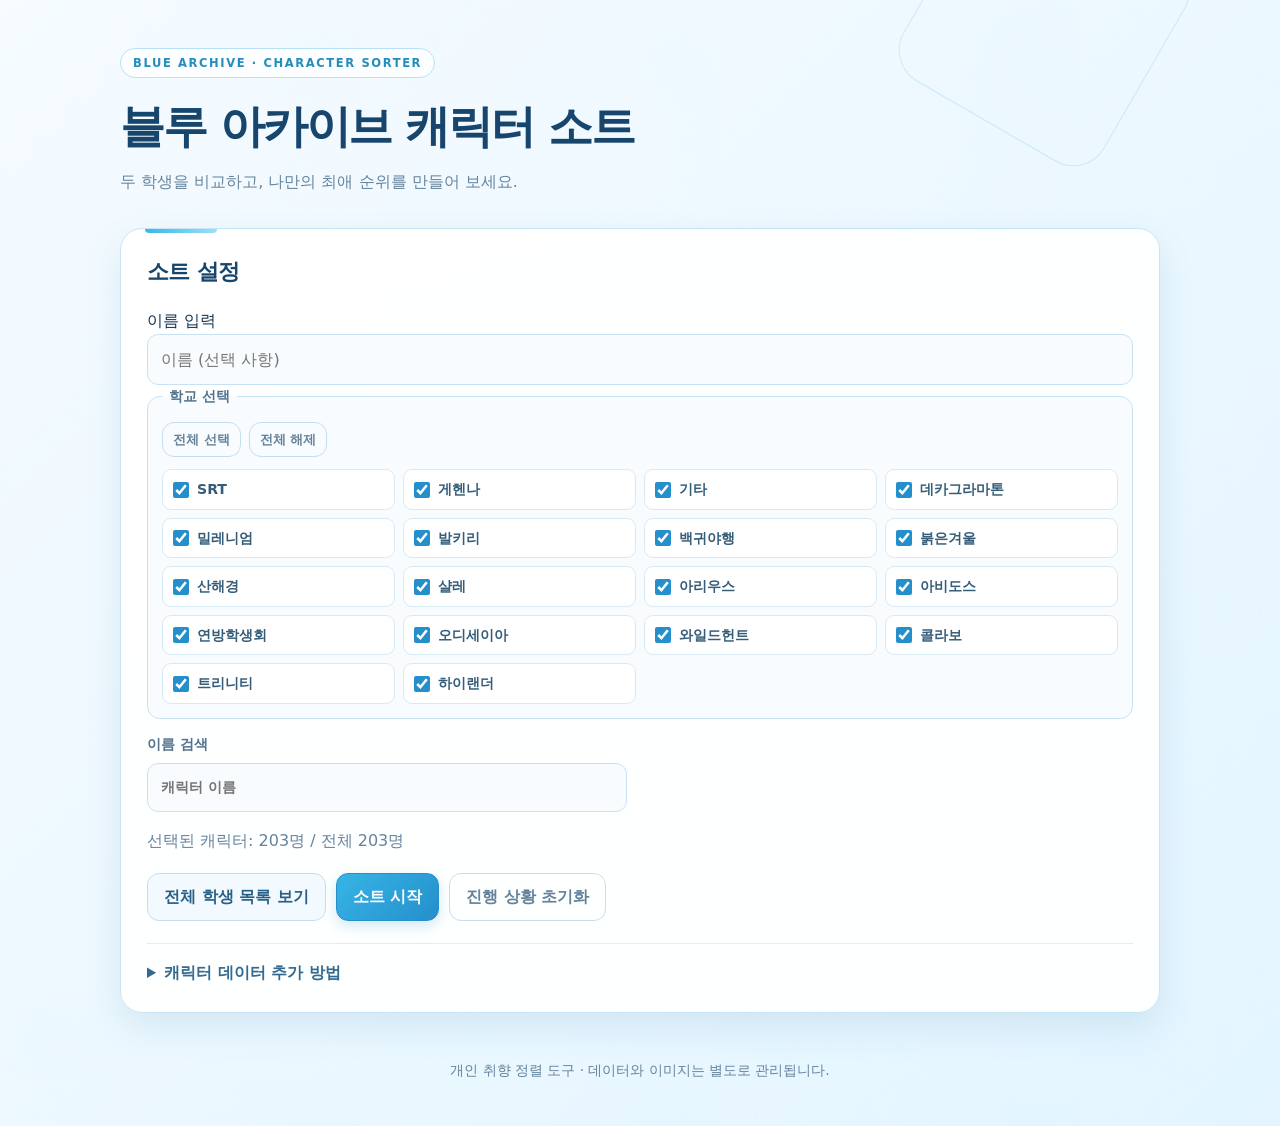
<file: index.html>
<!doctype html>
<html lang="ko">
<head>
  <meta charset="utf-8">
  <meta name="viewport" content="width=device-width, initial-scale=1">
  <meta name="theme-color" content="#edf8ff">
  <title>블루 아카이브 캐릭터 소트</title>
  <link rel="stylesheet" href="styles.css?v=table-align-8">
</head>
<body>
  <header class="site-header">
    <div class="wrap">
      <p class="eyebrow">BLUE ARCHIVE · CHARACTER SORTER</p>
      <h1>블루 아카이브 캐릭터 소트</h1>
      <p class="subtitle">두 학생을 비교하고, 나만의 최애 순위를 만들어 보세요.</p>
    </div>
  </header>
  <main class="wrap">
    <section id="setup" class="panel">
      <h2>소트 설정</h2>
      <label class="search-filter">이름 입력
        <input id="sortNameInput" type="text" maxlength="30" placeholder="이름 (선택 사항)">
      </label>
      <div class="filters">
        <fieldset class="school-filter">
          <legend>학교 선택</legend>
          <div class="school-filter-actions">
            <button type="button" id="selectAllSchools" class="quiet">전체 선택</button>
            <button type="button" id="clearSchools" class="quiet">전체 해제</button>
          </div>
          <div id="schoolCheckboxes" class="school-checkboxes"></div>
        </fieldset>
        <label class="search-filter">이름 검색
          <input id="searchInput" type="search" placeholder="캐릭터 이름">
        </label>
      </div>
      <p id="rosterStatus" class="muted"></p>
      <div class="actions">
        <button type="button" id="showRosterButton">전체 학생 목록 보기</button>
        <button id="startButton" class="primary" disabled>소트 시작</button>
        <button id="resumeButton" hidden>이어서 하기</button>
        <button id="resetButton" class="quiet">진행 상황 초기화</button>
      </div>
      <section id="rosterViewer" class="roster-viewer" hidden aria-label="전체 학생 목록">
        <div class="roster-viewer-header">
          <h3>전체 학생 목록</h3>
          <button type="button" id="hideRosterButton" class="quiet">닫기</button>
        </div>
        <p class="muted">학교별로 정리한 전체 학생 명단입니다. 이름은 한 줄에 하나씩 표시됩니다.</p>
        <pre id="rosterText" class="roster-text"></pre>
      </section>
      <details>
        <summary>캐릭터 데이터 추가 방법</summary>
        <p><code>characters.json</code> 파일에 캐릭터 정보를 추가한 뒤 GitHub 저장소에 반영하면 됩니다. 이미지 파일은 <code>images/</code> 폴더에 넣고, <code>image</code>에는 파일 경로를 적습니다.</p>
        <pre>{"id":"yuuka","name":"하야세 유우카","school":"밀레니엄","type":"student","image":"images/yuuka.webp"}</pre>
        <p>각 캐릭터의 <code>id</code>는 서로 달라야 합니다. 이미지가 없으면 이름이 대신 표시됩니다.</p>
      </details>
    </section>

    <section id="sortPanel" class="panel" hidden>
      <div class="progress-row"><span id="progressText">비교 준비</span><span id="progressCount"></span></div>
      <div class="progress"><div id="progressBar"></div></div>
      <p class="instruction">더 좋아하는 캐릭터를 선택하세요.</p>
      <p class="keyboard-help">키보드 방향키로도 선택할 수 있습니다: ← 왼쪽 캐릭터 · → 오른쪽 캐릭터 · ↓ 둘 다 좋아요(동률)</p>
      <div class="versus">
        <button class="character-choice" id="leftChoice"></button>
        <div class="vs">VS</div>
        <button class="character-choice" id="rightChoice"></button>
      </div>
      <div class="actions centered">
        <button id="tieButton">둘 다 좋아요 (동률)</button>
        <button id="undoButton" class="quiet">이전 선택 취소</button>
        <button id="stopButton" class="quiet">중단하고 저장</button>
      </div>
    </section>

    <section id="resultPanel" class="panel" hidden>
      <h2 id="resultTitle">소트 결과</h2>
      <p id="resultSummary" class="muted"></p>
      <div id="rankingLayout" class="ranking-layout">
        <div id="topRanking" class="top-ranking-grid"></div>
        <div id="rankingList" class="ranking-columns"></div>
      </div>
      <div class="actions">
        <button id="copyButton" class="primary">결과 링크 복사</button>
        <button id="textButton">순위 텍스트 복사</button>
        <button id="pngButton">결과 PNG 저장</button>
        <button id="restartButton" class="quiet">처음으로</button>
      </div>
      <p id="copyStatus" class="muted" aria-live="polite"></p>
    </section>
    <footer><p>개인 취향 정렬 도구 · 데이터와 이미지는 별도로 관리됩니다.</p></footer>
  </main>
  <script src="app.js?v=png-width-content-1"></script>
</body>
</html>
</file>
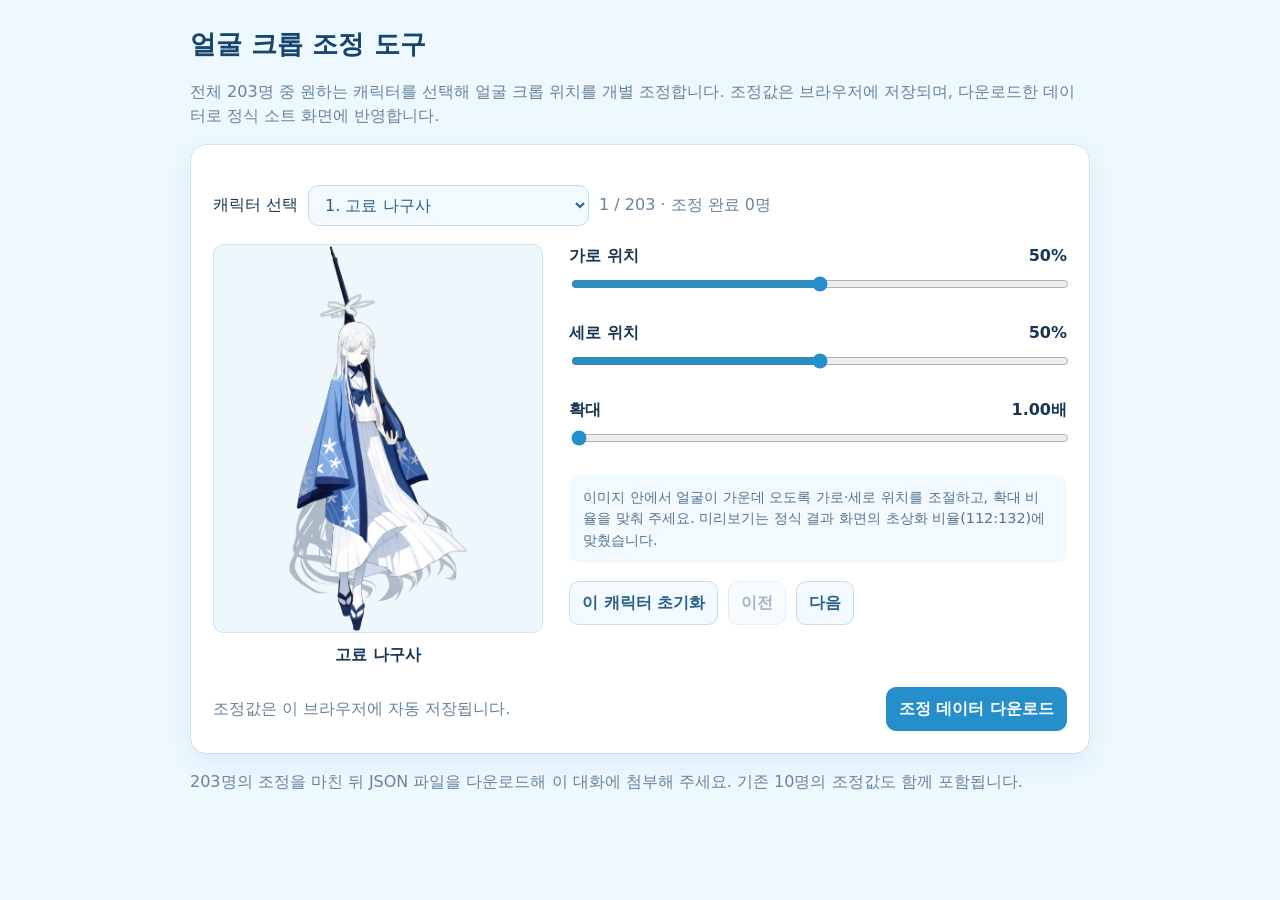
<file: crop-editor.html>
<!doctype html>
<html lang="ko">
<head>
  <meta charset="utf-8">
  <meta name="viewport" content="width=device-width, initial-scale=1">
  <meta name="theme-color" content="#edf8ff">
  <title>얼굴 크롭 조정 · 블루 아카이브 캐릭터 소트</title>
  <style>
    *{box-sizing:border-box}
    body{margin:0;padding:24px;background:#edf8ff;color:#173653;font-family:system-ui,-apple-system,"Noto Sans KR",sans-serif;line-height:1.5}
    main{max-width:900px;margin:0 auto}
    h1{margin:0 0 6px;color:#17456c;font-size:1.65rem}
    .muted{color:#66849d}
    .panel{padding:22px;background:#fff;border:1px solid #c9e4f4;border-radius:16px;box-shadow:0 8px 24px rgba(42,117,157,.09)}
    .toolbar{display:flex;gap:10px;align-items:center;flex-wrap:wrap;margin:18px 0}
    select,button{font:inherit;border:1px solid #c3deef;border-radius:10px;padding:9px 12px;background:#f3faff;color:#286087}
    button{font-weight:700;cursor:pointer}
    button:disabled{opacity:.45;cursor:not-allowed}
    .primary{background:#258fcb;color:#fff;border-color:#258fcb}
    .workspace{display:grid;grid-template-columns:minmax(250px,330px) minmax(260px,1fr);gap:26px;align-items:start}
    .preview-wrap{position:relative;width:100%;aspect-ratio:112/132;overflow:hidden;background:#edf7fc;border:1px solid #c9e4f4;border-radius:10px}
    #preview{position:absolute;display:block;max-width:none;max-height:none;object-fit:fill;transform-origin:top left;pointer-events:none}
    .preview-caption{text-align:center;font-weight:750;margin:10px 0 0}
    .control{margin:0 0 22px}
    .control-head{display:flex;justify-content:space-between;gap:10px;margin-bottom:6px;font-weight:700}
    input[type=range]{width:100%;accent-color:#258fcb}
    .help{padding:12px 14px;border-radius:10px;background:#f3faff;color:#54748e;font-size:.9rem}
    .footer{display:flex;justify-content:space-between;align-items:center;gap:12px;flex-wrap:wrap;margin-top:20px}
    @media(max-width:650px){body{padding:14px}.panel{padding:16px}.workspace{grid-template-columns:1fr}.preview-wrap{max-width:280px;margin:auto}}
  </style>
</head>
<body>
<main>
  <h1>얼굴 크롭 조정 도구</h1>
  <p class="muted">전체 203명 중 원하는 캐릭터를 선택해 얼굴 크롭 위치를 개별 조정합니다. 조정값은 브라우저에 저장되며, 다운로드한 데이터로 정식 소트 화면에 반영합니다.</p>
  <section class="panel">
    <div class="toolbar">
      <label for="characterSelect">캐릭터 선택</label>
      <select id="characterSelect" disabled><option>불러오는 중…</option></select>
      <span id="progress" class="muted"></span>
    </div>
    <div class="workspace">
      <div>
        <div class="preview-wrap"><img id="preview" alt=""></div>
        <p id="characterName" class="preview-caption"></p>
      </div>
      <div>
        <div class="control">
          <div class="control-head"><label for="xRange">가로 위치</label><output id="xValue">50%</output></div>
          <input id="xRange" type="range" min="0" max="100" value="50">
        </div>
        <div class="control">
          <div class="control-head"><label for="yRange">세로 위치</label><output id="yValue">50%</output></div>
          <input id="yRange" type="range" min="0" max="100" value="50">
        </div>
        <div class="control">
          <div class="control-head"><label for="zoomRange">확대</label><output id="zoomValue">1.00배</output></div>
          <input id="zoomRange" type="range" min="100" max="500" value="100">
        </div>
        <p class="help">이미지 안에서 얼굴이 가운데 오도록 가로·세로 위치를 조절하고, 확대 비율을 맞춰 주세요. 미리보기는 정식 결과 화면의 초상화 비율(112:132)에 맞췄습니다.</p>
        <div class="toolbar">
          <button id="resetButton" type="button">이 캐릭터 초기화</button>
          <button id="prevButton" type="button">이전</button>
          <button id="nextButton" type="button">다음</button>
        </div>
      </div>
    </div>
    <div class="footer">
      <span id="saveStatus" class="muted">조정값은 이 브라우저에 자동 저장됩니다.</span>
      <button id="downloadButton" class="primary" type="button" disabled>조정 데이터 다운로드</button>
    </div>
  </section>
  <p class="muted">203명의 조정을 마친 뒤 JSON 파일을 다운로드해 이 대화에 첨부해 주세요. 기존 10명의 조정값도 함께 포함됩니다.</p>
</main>
<script>
(() => {
  const $ = id => document.getElementById(id);
  const STORAGE_KEY = "ba-sorter-crop-test-v3";
  let characters = [];
  let settings = {};
  let index = 0;

  function current() { return characters[index]; }
  function defaults() { return {x:50,y:50,zoom:1}; }
  function getSetting(c) { return settings[c.id] || defaults(); }
  function save() {
    try { localStorage.setItem(STORAGE_KEY, JSON.stringify(settings)); } catch {}
    $("saveStatus").textContent = "조정값이 이 브라우저에 자동 저장되었습니다.";
  }
  function render() {
    const c = current();
    if (!c) return;
    const s = getSetting(c);
    $("characterSelect").value = c.id;
    $("preview").src = c.image || "";
    $("preview").alt = c.name;
    $("characterName").textContent = c.name;
    $("xRange").value = s.x;
    $("yRange").value = s.y;
    $("zoomRange").value = Math.round(s.zoom * 100);
    $("xValue").textContent = s.x + "%";
    $("yValue").textContent = s.y + "%";
    $("zoomValue").textContent = s.zoom.toFixed(2) + "배";
    applyCrop(s);
    $("progress").textContent = (index + 1) + " / " + characters.length + " · 조정 완료 " + characters.filter(ch => !!settings[ch.id]).length + "명";
    $("prevButton").disabled = index === 0;
    $("nextButton").disabled = index === characters.length - 1;
  }
  function applyCrop(s = getSetting(current())) {
    const wrap = document.querySelector(".preview-wrap");
    const img = $("preview");
    if (!wrap || !img.naturalWidth || !img.naturalHeight) return;
    const frameW = wrap.clientWidth;
    const frameH = wrap.clientHeight;
    const fit = Math.min(frameW / img.naturalWidth, frameH / img.naturalHeight);
    const baseW = img.naturalWidth * fit;
    const baseH = img.naturalHeight * fit;
    const imageW = baseW * s.zoom;
    const imageH = baseH * s.zoom;
    const left = imageW <= frameW ? (frameW - imageW) / 2 : -(s.x / 100) * (imageW - frameW);
    const top = imageH <= frameH ? (frameH - imageH) / 2 : -(s.y / 100) * (imageH - frameH);
    img.style.width = imageW + "px";
    img.style.height = imageH + "px";
    img.style.left = left + "px";
    img.style.top = top + "px";
    img.style.transform = "none";
  }
  function update(key, value) {
    const c = current();
    const s = {...getSetting(c)};
    s[key] = key === "zoom" ? value / 100 : value;
    settings[c.id] = s;
    save();
    render();
  }
  async function init() {
    try {
      const response = await fetch("characters.json");
      if (!response.ok) throw new Error("characters.json을 불러오지 못했습니다.");
      const raw = await response.json();
      const all = (Array.isArray(raw) ? raw : raw.characters || []).filter(c => c && c.id && c.name && c.image);
      if (!all.length) throw new Error("이미지가 등록된 캐릭터가 없습니다.");
      characters = all;
      try { settings = JSON.parse(localStorage.getItem(STORAGE_KEY) || "{}") || {}; } catch { settings = {}; }
      $("characterSelect").replaceChildren(...characters.map((c,i) => {
        const option = document.createElement("option");
        option.value = c.id;
        option.textContent = (i+1) + ". " + c.name;
        return option;
      }));
      $("characterSelect").disabled = false;
      $("downloadButton").disabled = false;
      render();
    } catch (error) {
      $("characterSelect").replaceChildren(new Option(error.message));
      $("saveStatus").textContent = error.message;
    }
  }
  $("preview").addEventListener("load", () => applyCrop());
  window.addEventListener("resize", () => applyCrop());
  $("characterSelect").addEventListener("change", e => {
    index = characters.findIndex(c => c.id === e.target.value);
    render();
  });
  $("xRange").addEventListener("input", e => update("x", Number(e.target.value)));
  $("yRange").addEventListener("input", e => update("y", Number(e.target.value)));
  $("zoomRange").addEventListener("input", e => update("zoom", Number(e.target.value)));
  $("resetButton").addEventListener("click", () => {
    delete settings[current().id];
    save();
    render();
  });
  $("prevButton").addEventListener("click", () => { index = Math.max(0,index-1); render(); });
  $("nextButton").addEventListener("click", () => { index = Math.min(characters.length-1,index+1); render(); });
  $("downloadButton").addEventListener("click", () => {
    const output = {
      version: 1,
      note: "Individual portrait crop settings; values are normalized percentages and zoom multiplier.",
      crops: Object.fromEntries(characters.filter(c => settings[c.id]).map(c => [c.id, settings[c.id]]))
    };
    const blob = new Blob([JSON.stringify(output,null,2)], {type:"application/json"});
    const url = URL.createObjectURL(blob);
    const a = document.createElement("a");
    a.href = url;
    a.download = "crop-settings-all.json";
    a.click();
    URL.revokeObjectURL(url);
    $("saveStatus").textContent = "테스트 조정 데이터 파일을 다운로드했습니다.";
  });
  init();
})();
</script>
</body>
</html>
</file>
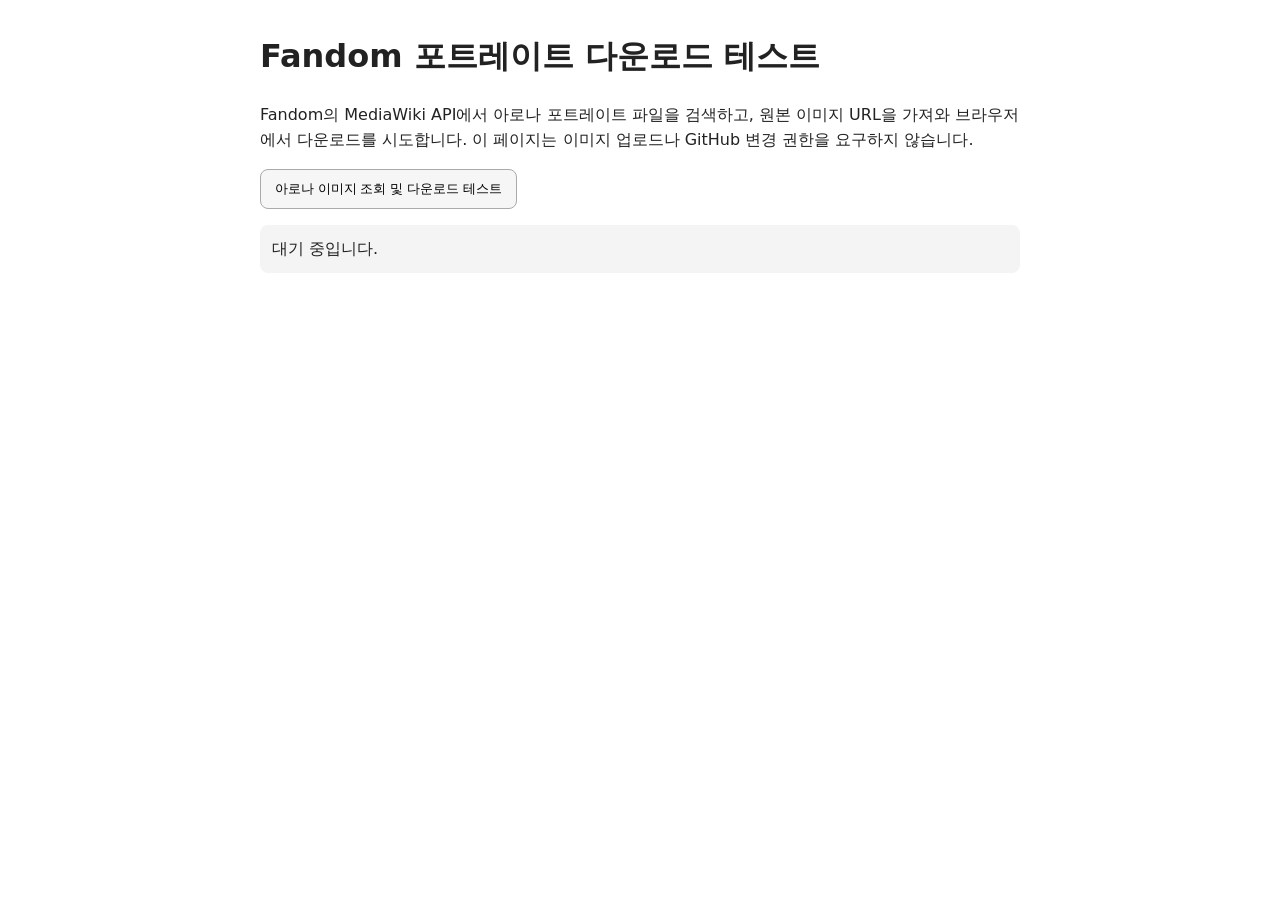
<file: tools/fandom-image-test.html>
<!doctype html>
<html lang="ko">
<head>
<meta charset="utf-8">
<meta name="viewport" content="width=device-width,initial-scale=1">
<title>Fandom 포트레이트 다운로드 테스트</title>
<style>
body{font-family:system-ui,sans-serif;max-width:760px;margin:32px auto;padding:0 16px;line-height:1.55;color:#222}
button{padding:10px 14px;border:1px solid #aaa;border-radius:8px;background:#f6f6f6;cursor:pointer}
#status{white-space:pre-wrap;background:#f4f4f4;padding:12px;border-radius:8px;margin:16px 0}
img{max-width:240px;max-height:480px;object-fit:contain;background:#ddd;border:1px solid #ccc}
a{overflow-wrap:anywhere}
</style>
</head>
<body>
<h1>Fandom 포트레이트 다운로드 테스트</h1>
<p>Fandom의 MediaWiki API에서 아로나 포트레이트 파일을 검색하고, 원본 이미지 URL을 가져와 브라우저에서 다운로드를 시도합니다. 이 페이지는 이미지 업로드나 GitHub 변경 권한을 요구하지 않습니다.</p>
<button id="run">아로나 이미지 조회 및 다운로드 테스트</button>
<div id="status">대기 중입니다.</div>
<div id="result"></div>
<script>
const api='https://bluearchive.fandom.com/api.php';
const status=document.getElementById('status');
const result=document.getElementById('result');
const say=s=>status.textContent=s;
document.getElementById('run').addEventListener('click',async()=>{
  result.replaceChildren();
  say('1/3 Fandom API에서 Arona Portrait 파일 검색 중...');
  try{
    const q=new URLSearchParams({action:'query',format:'json',origin:'*',list:'search',srnamespace:'6',srlimit:'20',srsearch:'Arona Portrait'});
    const search=await fetch(api+'?'+q);
    if(!search.ok) throw new Error('검색 API HTTP '+search.status);
    const sj=await search.json();
    const hits=sj?.query?.search||[];
    const match=hits.find(x=>/Arona.*Portrait|Portrait.*Arona/i.test(x.title))||hits[0];
    if(!match) throw new Error('검색 결과에서 포트레이트 파일을 찾지 못했습니다.');
    say('2/3 파일 정보 조회 중...\n검색 결과: '+match.title);
    const p=new URLSearchParams({action:'query',format:'json',origin:'*',prop:'imageinfo',iiprop:'url|size|mime',titles:match.title});
    const info=await fetch(api+'?'+p);
    if(!info.ok) throw new Error('이미지 정보 API HTTP '+info.status);
    const ij=await info.json();
    const page=Object.values(ij?.query?.pages||{})[0];
    const ii=page?.imageinfo?.[0];
    if(!ii?.url) throw new Error('API 응답에 원본 이미지 URL이 없습니다.');
    const link=document.createElement('a'); link.href=ii.url; link.target='_blank'; link.rel='noopener'; link.textContent='Fandom 원본 이미지 열기';
    const meta=document.createElement('p'); meta.textContent='파일: '+page.title+' | '+ii.width+'×'+ii.height+' | '+ii.mime;
    result.append(meta,link);
    const preview=document.createElement('p'); const img=document.createElement('img'); img.src=ii.url; img.alt=page.title; preview.append(img); result.append(preview);
    say('3/3 원본 URL 확보 성공. 브라우저에서 파일 다운로드 시도 중...');
    try{
      const file=await fetch(ii.url);
      if(!file.ok) throw new Error('이미지 HTTP '+file.status);
      const blob=await file.blob();
      const objectUrl=URL.createObjectURL(blob);
      const a=document.createElement('a'); a.href=objectUrl; a.download='Arona_Portrait.'+((ii.mime||'image/png').split('/')[1]||'png').replace('jpeg','jpg'); document.body.append(a); a.click(); a.remove();
      setTimeout(()=>URL.revokeObjectURL(objectUrl),60000);
      say('성공: API 조회와 브라우저 다운로드가 모두 완료됐습니다. 다운로드 폴더에서 파일을 확인해 주세요.\n'+page.title+' ('+ii.width+'×'+ii.height+')');
    }catch(downloadError){
      say('부분 성공: API 조회와 원본 URL 확보는 성공했지만, 브라우저 fetch 다운로드는 실패했습니다.\n원인: '+downloadError.message+'\n아래 “Fandom 원본 이미지 열기” 링크에서 이미지 저장을 시도해 주세요.');
    }
  }catch(e){say('실패: '+e.message+'\n브라우저의 개발자 도구 콘솔에 자세한 오류가 있을 수 있습니다.');}
});
</script>
</body>
</html>
</file>
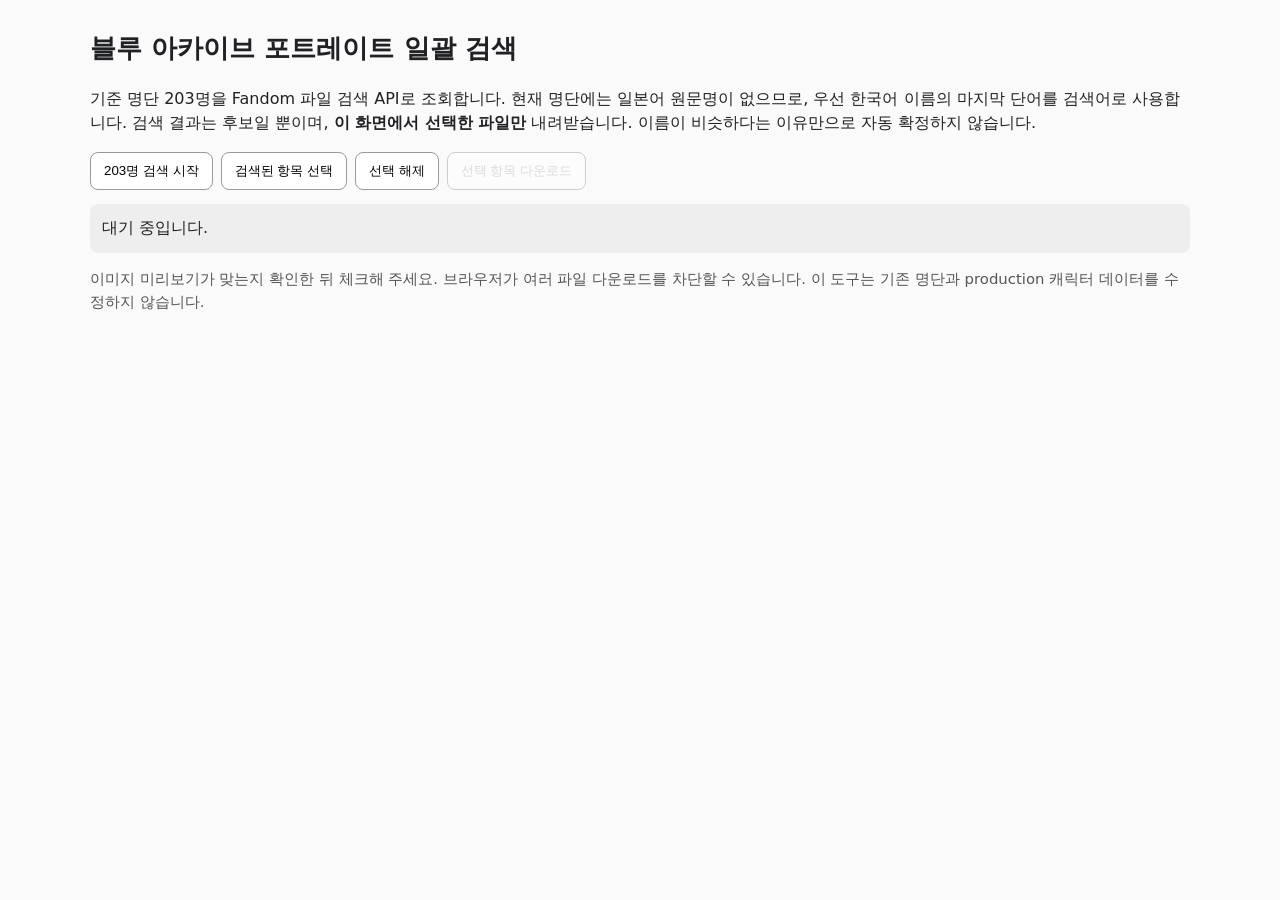
<file: tools/fandom-portrait-batch.html>
<!doctype html>
<html lang="ko">
<head>
<meta charset="utf-8">
<meta name="viewport" content="width=device-width,initial-scale=1">
<title>블루 아카이브 포트레이트 일괄 검색</title>
<style>
:root{font-family:system-ui,sans-serif;color:#202124;background:#fafafa}body{max-width:1100px;margin:28px auto;padding:0 16px;line-height:1.55}h1{font-size:1.65rem}button{padding:9px 13px;border:1px solid #999;border-radius:8px;background:#fff;cursor:pointer}button:disabled{opacity:.45;cursor:not-allowed}.bar{display:flex;gap:8px;flex-wrap:wrap;margin:14px 0}.status{white-space:pre-wrap;background:#eee;padding:12px;border-radius:8px}.note{color:#555;font-size:.93rem}.item{display:grid;grid-template-columns:28px 110px minmax(170px,1fr) minmax(200px,1.4fr);gap:12px;align-items:center;padding:10px;border-bottom:1px solid #ddd;background:white}.item img{max-width:100px;max-height:170px;object-fit:contain;background:#eee}.muted{color:#777}.candidate{overflow-wrap:anywhere;font-size:.9rem}.tag{font-size:.8rem;border-radius:5px;background:#eee;padding:2px 6px}.item input{width:18px;height:18px}@media(max-width:650px){.item{grid-template-columns:25px 72px 1fr}.item img{max-width:68px}.candidate{grid-column:2/4}}
</style>
</head>
<body>
<h1>블루 아카이브 포트레이트 일괄 검색</h1>
<p>기준 명단 203명을 Fandom 파일 검색 API로 조회합니다. 현재 명단에는 일본어 원문명이 없으므로, 우선 한국어 이름의 마지막 단어를 검색어로 사용합니다. 검색 결과는 후보일 뿐이며, <b>이 화면에서 선택한 파일만</b> 내려받습니다. 이름이 비슷하다는 이유만으로 자동 확정하지 않습니다.</p>
<div class="bar">
<button id="search">203명 검색 시작</button><button id="select">검색된 항목 선택</button><button id="clear">선택 해제</button><button id="download" disabled>선택 항목 다운로드</button>
</div>
<div id="status" class="status">대기 중입니다.</div>
<p class="note">이미지 미리보기가 맞는지 확인한 뒤 체크해 주세요. 브라우저가 여러 파일 다운로드를 차단할 수 있습니다. 이 도구는 기존 명단과 production 캐릭터 데이터를 수정하지 않습니다.</p>
<div id="results"></div>
<script>
const API='https://bluearchive.fandom.com/api.php';
const ROSTER='https://raw.githubusercontent.com/treslyy/blue-archive-sorter/main/data/character-affiliations-candidate.json';
const $=id=>document.getElementById(id), say=s=>$('status').textContent=s;
let rows=[];
const sleep=ms=>new Promise(r=>setTimeout(r,ms));
async function api(params){
 const u=new URL(API); for(const [k,v] of Object.entries({...params,origin:'*',format:'json'}))u.searchParams.set(k,v);
 const r=await fetch(u); if(!r.ok)throw new Error('HTTP '+r.status); return r.json();
}
function esc(s){return String(s).replace(/[&<>"']/g,c=>({'&':'&amp;','<':'&lt;','>':'&gt;','"':'&quot;',"'":'&#39;'}[c]));}
function render(){
 $('results').innerHTML=rows.map((x,i)=>`<div class="item">
 <input type="checkbox" data-i="${i}" ${x.selected?'checked':''} ${x.url?'':'disabled'} aria-label="선택">
 <div>${x.url?`<img src="${esc(x.thumb||x.url)}" alt="">`:'<span class="muted">미리보기 없음</span>'}</div>
 <div><b>${esc(x.name)}</b><br><span class="tag">${esc(x.affiliation)}</span><br><small class="muted">${esc(x.query)}</small></div>
 <div class="candidate">${x.url?`<a href="${esc(x.url)}" target="_blank" rel="noopener">${esc(x.title)}</a><br><span class="muted">${x.width||'?'} × ${x.height||'?'} · ${esc(x.mime||'')}</span>`:'<span class="muted">'+esc(x.error||'검색 결과 없음')+'</span>'}</div>
 </div>`).join('');
 $('download').disabled=!rows.some(x=>x.selected&&x.url);
}
$('results').addEventListener('change',e=>{if(e.target.matches('input[type=checkbox]')){rows[+e.target.dataset.i].selected=e.target.checked;$('download').disabled=!rows.some(x=>x.selected&&x.url);}});
$('search').onclick=async()=>{
 $('search').disabled=true;$('results').replaceChildren();rows=[];say('명단 불러오는 중…');
 try{
  const rr=await fetch(ROSTER);if(!rr.ok)throw new Error('기준 명단을 불러오지 못했습니다.');const data=await rr.json();
  rows=data.entries.map(e=>({name:e.name,affiliation:e.affiliation,query:e.name.trim().split(/\s+/).at(-1)+' Portrait',url:null,selected:false}));
  render();let done=0,active=0,index=0;const total=rows.length;
  async function worker(){while(index<total){const i=index++;const x=rows[i];try{
    const s=await api({action:'query',list:'search',srnamespace:6,srsearch:x.query,srlimit:8});
    const hits=(s.query?.search||[]).filter(h=>/portrait/i.test(h.title));
    if(!hits.length){x.error='Portrait 파일 검색 결과 없음';}
    else{
      const chosen=hits[0];const info=await api({action:'query',prop:'imageinfo',iiprop:'url|size|mime',iiurlwidth:180,titles:chosen.title});
      const page=Object.values(info.query?.pages||{})[0],ii=page?.imageinfo?.[0];
      if(ii){x.title=chosen.title;x.url=ii.url;x.thumb=ii.thumburl||ii.url;x.width=ii.width;x.height=ii.height;x.mime=ii.mime;}
      else x.error='이미지 원본 정보를 가져오지 못함';
    }
   }catch(err){x.error='조회 실패: '+err.message;}
   done++;say('검색 진행: '+done+'/'+total+'명\n현재 결과 '+rows.filter(y=>y.url).length+'개 · 확인이 필요한 항목은 직접 미리보기와 파일명을 대조해 주세요.');render();
  }}
  await Promise.all(Array.from({length:4},worker));
  say('검색 완료: '+done+'/'+total+'명\n파일 후보 '+rows.filter(x=>x.url).length+'개 / 결과 없음·오류 '+rows.filter(x=>!x.url).length+'개. 후보는 자동 검증된 정답이 아닙니다.');
 }catch(e){say('오류: '+e.message);}
 finally{$('search').disabled=false;}
};
$('select').onclick=()=>{rows.forEach(x=>{if(x.url)x.selected=true;});render();};
$('clear').onclick=()=>{rows.forEach(x=>x.selected=false);render();};
$('download').onclick=async()=>{
 const selected=rows.filter(x=>x.selected&&x.url);if(!selected.length)return;
 $('download').disabled=true;let n=0;
 for(const x of selected){try{
   const r=await fetch(x.url);if(!r.ok)throw new Error('다운로드 실패');
   const blob=await r.blob(),a=document.createElement('a'),obj=URL.createObjectURL(blob);
   a.href=obj;a.download=x.title.replace(/^File:/,'').replace(/[^a-z0-9._-]/gi,'_');document.body.append(a);a.click();a.remove();URL.revokeObjectURL(obj);n++;
  }catch(e){window.open(x.url,'_blank','noopener');}
  say('다운로드 요청: '+n+'/'+selected.length+'개');await sleep(450);
 }
 say('다운로드 요청 완료: '+n+'/'+selected.length+'개. 브라우저 다운로드 목록에서 실제 저장 여부를 확인해 주세요.');
 $('download').disabled=false;
};
</script>
</body>
</html>
</file>
<file: styles.css>
*{box-sizing:border-box}
:root{color-scheme:light;--bg:#edf8ff;--panel:#fff;--line:#c9e4f4;--text:#173653;--muted:#66849d;--accent:#48b9e8;--accent2:#249bd1;--navy:#17456c;--shadow:0 14px 36px rgba(42,117,157,.12)}
body{margin:0;min-height:100vh;background:linear-gradient(135deg,rgba(245,251,255,.96),rgba(225,244,255,.93)),url("assets/blue-archive-ui-pattern.svg") repeat;color:var(--text);font-family:system-ui,-apple-system,"Noto Sans KR",sans-serif;line-height:1.6}
.wrap{width:min(1040px,calc(100% - 36px));margin:auto}
.site-header{position:relative;padding:48px 0 34px;overflow:hidden}
.site-header:after{content:"";position:absolute;width:230px;height:230px;right:max(2%,calc((100vw - 1040px)/2));top:-95px;border:1px solid rgba(62,174,222,.2);border-radius:36px;transform:rotate(30deg);pointer-events:none}
.eyebrow{display:inline-flex;align-items:center;gap:8px;margin:0 0 10px;padding:5px 12px;border:1px solid #b8e3f7;border-radius:999px;background:rgba(255,255,255,.78);color:#258dbd;font-size:.72rem;font-weight:800;letter-spacing:.14em}
.site-header h1{position:relative;margin:.15rem 0;color:var(--navy);font-size:clamp(1.8rem,5vw,2.8rem);font-weight:850;letter-spacing:-.045em}
.subtitle,.muted,footer{color:var(--muted)}.subtitle{margin:.4rem 0 0}
.panel{position:relative;background:rgba(255,255,255,.94);border:1px solid var(--line);border-radius:22px;padding:26px;margin:0 0 22px;box-shadow:var(--shadow);backdrop-filter:blur(8px)}
.panel:before{content:"";position:absolute;left:24px;top:0;width:72px;height:4px;border-radius:0 0 5px 5px;background:linear-gradient(90deg,#38b8e8,#9be1f8)}
.panel h2{margin:0 0 18px;color:var(--navy);font-size:1.35rem;letter-spacing:-.025em}.panel h3{color:var(--navy)}
.filters{display:grid;grid-template-columns:1fr 1fr 1.4fr;gap:14px}.filters label{display:grid;gap:7px;color:#54748e;font-size:.9rem;font-weight:700}
input,select,button{font:inherit}input,select{width:100%;padding:12px 13px;border-radius:11px;border:1px solid #c8e2f1;background:#f8fcff;color:var(--text);outline:none;transition:border-color .15s,box-shadow .15s}
input:focus,select:focus{border-color:var(--accent2);box-shadow:0 0 0 3px rgba(56,174,224,.15)}
button{border:1px solid #c3deef;border-radius:12px;padding:10px 16px;background:#f3faff;color:#286087;font-weight:700;cursor:pointer;transition:transform .15s,border-color .15s,box-shadow .15s,background .15s}
button:hover:not(:disabled){border-color:#69c5eb;box-shadow:0 5px 14px rgba(44,145,190,.12);transform:translateY(-1px)}button:focus-visible{outline:3px solid rgba(36,155,209,.35);outline-offset:2px}button:disabled{opacity:.45;cursor:not-allowed}
.primary{background:linear-gradient(135deg,#36b5e6,#258fcb);border-color:#258fcb;color:#fff;font-weight:800;box-shadow:0 5px 13px rgba(37,143,203,.2)}.primary:hover:not(:disabled){background:linear-gradient(135deg,#25a8dc,#197eb9)}
.quiet{background:transparent;color:#64839b}.actions{display:flex;flex-wrap:wrap;gap:10px;margin-top:20px}.centered{justify-content:center}
.progress-row{display:flex;justify-content:space-between;gap:12px;color:#66849d;font-size:.9rem;font-weight:650}.progress{height:9px;background:#e4f2fa;border:1px solid #d4eaf6;border-radius:20px;overflow:hidden;margin-top:9px}.progress div{height:100%;width:0;background:linear-gradient(90deg,#65c9ed,#258fcb);border-radius:20px;transition:width .2s}
.instruction{text-align:center;font-size:1.12rem;font-weight:750;color:#2b668e;margin:24px 0}.versus{display:grid;grid-template-columns:minmax(0,1fr) auto minmax(0,1fr);align-items:center;gap:16px}
.vs{display:grid;place-items:center;width:52px;height:52px;border-radius:50%;background:#e4f6ff;border:2px solid #a9def3;color:#258fcb;font-size:1rem;font-weight:900;box-shadow:0 4px 12px rgba(46,151,198,.12)}
.character-choice{position:relative;min-width:0;min-height:440px;display:flex;flex-direction:column;align-items:center;justify-content:center;gap:10px;padding:16px;background:linear-gradient(180deg,#fff 0%,#f1faff 100%);border:1px solid #c9e5f4;border-radius:18px;overflow:hidden}
.character-choice:before{content:"";position:absolute;inset:9px;border:1px solid rgba(103,190,226,.18);border-radius:12px;pointer-events:none}
.character-choice:hover:not(:disabled){border-color:#69c5eb;background:linear-gradient(180deg,#fff 0%,#eaf8ff 100%)}
.character-choice img{position:relative;width:100%;height:380px;max-width:100%;object-fit:contain;filter:drop-shadow(0 5px 8px rgba(38,100,136,.1))}
.character-choice strong{position:relative;color:#174c73;font-size:1.12rem;font-weight:850}.character-choice small{position:relative;color:#6c8ba3;font-size:.82rem}
.ranking{list-style:none;padding:0;margin:0;display:grid;gap:5px}.ranking li{padding:10px 13px;border:1px solid #e0eef6;border-radius:10px;background:rgba(246,251,255,.8);color:#315b79}.ranking li:first-child{color:#167cae;background:#eaf8ff;border-color:#b9e4f6}
details{margin-top:22px;border-top:1px solid #e0edf5;padding-top:16px;color:#587991}summary{cursor:pointer;font-weight:750;color:#326a91}
pre{white-space:pre-wrap;overflow-wrap:anywhere;background:#f1f8fc;padding:12px;border:1px solid #d9ebf5;border-radius:9px;color:#345d78}
footer{text-align:center;padding:12px 0 30px;font-size:.85rem}
.top-ranking-title,.full-ranking-title{margin:26px 0 12px}.top-ranking-grid{display:grid;grid-template-columns:repeat(5,minmax(0,1fr));gap:14px}
.top-card{min-width:0;display:flex;flex-direction:column;align-items:center;gap:7px;padding:12px;background:linear-gradient(180deg,#fff,#f3faff);border:1px solid #d2e8f4;border-radius:14px;text-align:center;box-shadow:0 5px 15px rgba(42,117,157,.07)}
.top-card img,.top-image-placeholder{width:100%;height:190px;object-fit:contain;border-radius:8px}.top-image-placeholder{display:flex;align-items:center;justify-content:center;background:#edf7fc;color:var(--muted);font-size:.85rem}
.top-card strong{color:#2189ba}.top-card span{overflow-wrap:anywhere;color:#254f70;font-weight:750}
@media(max-width:650px){.wrap{width:min(100% - 24px,560px)}.site-header{padding:34px 0 24px}.site-header:after{right:-110px;top:-120px}.filters{grid-template-columns:1fr}.versus{grid-template-columns:1fr;gap:9px}.vs{width:42px;height:42px;margin:auto}.character-choice{min-height:260px;padding:12px}.character-choice img{height:220px}.panel{padding:20px 16px;border-radius:17px}.panel:before{left:16px}.top-ranking-grid{grid-template-columns:repeat(2,minmax(0,1fr))}.top-card img,.top-image-placeholder{height:160px}.progress-row{font-size:.8rem}}


/* Multi-select school filters */
.filters{grid-template-columns:1fr}
.school-filter{min-width:0;margin:0;padding:14px;border:1px solid #c8e2f1;border-radius:13px;background:rgba(248,252,255,.82)}
.school-filter legend{padding:0 7px;color:#54748e;font-size:.9rem;font-weight:800}
.school-filter-actions{display:flex;gap:8px;margin:0 0 12px}
.school-filter-actions button{padding:6px 10px;font-size:.82rem}
.school-checkboxes{display:grid;grid-template-columns:repeat(4,minmax(0,1fr));gap:8px}
.filters .school-option{display:flex;grid-template-columns:none;align-items:center;gap:8px;min-width:0;padding:8px 10px;border:1px solid #d7eaf4;border-radius:9px;background:#fff;color:#355d79;font-size:.88rem;font-weight:650;cursor:pointer}
.filters .school-option input{flex:0 0 auto;width:16px;height:16px;margin:0;accent-color:#258fcb}
.filters .school-option span{overflow-wrap:anywhere}
.filters .search-filter{max-width:480px}
@media(max-width:850px){.school-checkboxes{grid-template-columns:repeat(3,minmax(0,1fr))}}
@media(max-width:650px){.school-checkboxes{grid-template-columns:repeat(2,minmax(0,1fr))}.school-filter{padding:12px}}


/* Keyboard help and compact multi-column full ranking */
.keyboard-help{margin:-12px 0 18px;text-align:center;color:#66849d;font-size:.88rem;font-weight:650}
.ranking{display:grid;grid-template-columns:repeat(6,minmax(0,1fr));gap:6px 8px;align-items:stretch}
.ranking li{display:flex;align-items:center;min-width:0;min-height:38px;margin:0;padding:6px 8px;font-size:.78rem;line-height:1.35;overflow-wrap:anywhere;word-break:keep-all}

@media(max-width:850px){.ranking{grid-template-columns:repeat(4,minmax(0,1fr))}}
@media(max-width:650px){.keyboard-help{font-size:.8rem}.ranking{grid-template-columns:repeat(2,minmax(0,1fr));gap:6px}.ranking li{font-size:.76rem;padding:6px}}


/* Full roster viewer on setup screen */
.roster-viewer{margin-top:18px;padding:16px;border:1px solid #c9e4f4;border-radius:14px;background:#f8fcff}
.roster-viewer[hidden]{display:none}
.roster-viewer-header{display:flex;align-items:center;justify-content:space-between;gap:12px}
.roster-viewer-header h3{margin:0;color:var(--navy)}
.roster-text{max-height:420px;overflow:auto;margin:12px 0 0;white-space:pre-wrap;overflow-wrap:anywhere;line-height:1.65}


/* Separate the TOP 10 gallery from the remaining text ranking */
#rankingList{margin-top:14px}


/* Vertical result flow: top 10 in two five-card columns, then 40 text rows per column */
.ranking-layout{display:flex;align-items:flex-start;gap:12px;max-width:100%;overflow-x:auto;padding:0 0 8px}
.top-ranking-grid{display:flex;flex:0 0 auto;gap:8px}
.top-ranking-column{display:flex;flex-direction:column;gap:8px;flex:0 0 160px;width:160px}
.top-ranking-column .top-card{width:100%;padding:8px;gap:5px}
.top-ranking-column .top-card img{height:104px;object-fit:cover;object-position:center 8%}
.top-ranking-column .top-image-placeholder{height:104px}
.ranking-columns{display:flex;align-items:flex-start;gap:8px;flex:0 0 auto;margin:0}
.ranking-columns .ranking{display:flex;flex:0 0 132px;flex-direction:column;gap:4px;margin:0;padding:0}
.ranking-columns .ranking li{min-height:27px;padding:4px 6px;font-size:.72rem;line-height:1.25}
@media(max-width:650px){
  .ranking-layout{gap:8px}
  .top-ranking-grid{gap:6px}
  .top-ranking-column{flex-basis:125px;width:125px;gap:6px}
  .top-ranking-column .top-card img{height:88px;object-fit:cover;object-position:center 8%}
  .top-ranking-column .top-image-placeholder{height:88px}
  .ranking-columns{gap:6px}
  .ranking-columns .ranking{flex-basis:112px}
  .ranking-columns .ranking li{font-size:.68rem;padding:4px}
}


/* Compact TOP 10 cards: fixed rank, portrait, and name columns */
.top-ranking-column{flex-basis:220px;width:220px}
.top-ranking-column .top-card{
  display:grid;
  grid-template-columns:36px 88px minmax(0,1fr);
  align-items:center;
  justify-items:stretch;
  min-height:104px;
  padding:7px;
  gap:6px;
  text-align:center;
}
.top-ranking-column .top-card strong{
  grid-column:1;
  grid-row:1;
  width:36px;
  overflow-wrap:normal;
  white-space:nowrap;
  font-size:.82rem;
  text-align:center;
}
.top-ranking-column .top-card img,
.top-ranking-column .top-card .top-image-placeholder{
  grid-column:2;
  grid-row:1;
  width:88px;
  height:88px;
  object-fit:cover;
  object-position:center 8%;
  border-radius:8px;
}
.top-ranking-column .top-card span{
  grid-column:3;
  grid-row:1;
  min-width:0;
  width:100%;
  overflow-wrap:anywhere;
  word-break:keep-all;
  font-size:.78rem;
  line-height:1.3;
  text-align:center;
}
@media(max-width:650px){
  .top-ranking-column{flex-basis:195px;width:195px}
  .top-ranking-column .top-card{grid-template-columns:32px 76px minmax(0,1fr);min-height:92px;padding:6px;gap:5px}
  .top-ranking-column .top-card strong{width:32px;font-size:.75rem}
  .top-ranking-column .top-card img,
  .top-ranking-column .top-card .top-image-placeholder{width:76px;height:76px}
  .top-ranking-column .top-card span{font-size:.7rem}
}


/* Let the results panel use nearly the full desktop viewport */
@media(min-width:651px){
  #resultPanel{
    width:calc(100vw - 48px);
    margin-left:calc((1040px - 100vw + 48px)/2);
  }
}
@media(max-width:650px){
  #resultPanel{width:auto;margin-left:0}
}


/* Reference-inspired dense, table-like result layout */
#resultPanel{padding:16px 14px;border-radius:8px;box-shadow:none;background:rgba(255,255,255,.96)}
#resultPanel:before{display:none}
#resultPanel h2{margin:0 0 6px}
#resultPanel .top-ranking-title{margin:8px 0 6px;font-size:1rem}
.ranking-layout{display:flex;align-items:flex-start;gap:6px;width:100%;max-width:100%;overflow-x:auto;padding:0 0 8px}
.top-ranking-grid{display:flex;flex:0 0 auto;gap:5px}
.top-ranking-column{display:flex;flex:0 0 205px;width:205px;flex-direction:column;gap:0;border:1px solid #83c6ef;background:#fff}
.top-ranking-column .top-card{display:grid;grid-template-columns:32px minmax(0,1fr);grid-template-rows:132px 25px;align-items:center;justify-items:center;gap:0;min-height:157px;padding:3px 4px;border:0;border-bottom:1px solid #83c6ef;border-radius:0;background:#fff;box-shadow:none;text-align:center}
.top-ranking-column .top-card:last-child{border-bottom:0}
.top-ranking-column .top-card strong{grid-column:1;grid-row:1/3;align-self:stretch;display:flex;align-items:center;justify-content:center;width:100%;white-space:nowrap;font-size:.78rem;color:#315a7a;border-right:1px solid #b5d9f2}
.top-ranking-column .top-card img,.top-ranking-column .top-card .top-image-placeholder{grid-column:2;grid-row:1;width:112px;height:132px;object-fit:cover;object-position:center 8%;border-radius:0}
.top-ranking-column .top-card span{grid-column:2;grid-row:2;align-self:center;width:100%;min-width:0;padding:2px 3px;overflow-wrap:anywhere;white-space:normal;font-size:.72rem;line-height:1.15;font-weight:600;color:#31516d}
.ranking-columns{display:flex;align-items:flex-start;gap:5px;flex:0 0 auto;margin:0}
.ranking-columns .ranking{display:flex;flex:0 0 190px;width:190px;flex-direction:column;gap:0;margin:0;padding:0;border:1px solid #83c6ef;background:#fff;list-style:none}
.ranking-columns .ranking li{display:grid;grid-template-columns:34px minmax(0,1fr);align-items:center;min-height:22px;padding:1px 4px;border:0;border-bottom:1px solid #a8d4f2;border-radius:0;background:#fff;font-size:.72rem;line-height:1.2;color:#31516d}
.ranking-columns .ranking li:last-child{border-bottom:0}
.ranking-rank{display:block;text-align:center;white-space:nowrap;border-right:1px solid #b5d9f2;padding-right:4px;font-variant-numeric:tabular-nums;color:#315a7a}
.ranking-name{display:block;min-width:0;text-align:center;overflow-wrap:anywhere;padding:0 3px}
@media(min-width:651px){#resultPanel{width:calc(100vw - 32px);margin-left:calc((1040px - 100vw + 32px)/2)}}
@media(max-width:650px){
 #resultPanel{width:auto;margin-left:0;padding:14px 10px}
 .ranking-layout{gap:5px}
 .top-ranking-grid,.ranking-columns{gap:4px}
 .top-ranking-column{flex-basis:160px;width:160px}
 .top-ranking-column .top-card{grid-template-columns:27px minmax(0,1fr);grid-template-rows:112px 24px;min-height:136px}
 .top-ranking-column .top-card strong{font-size:.68rem}
 .top-ranking-column .top-card img,.top-ranking-column .top-card .top-image-placeholder{width:94px;height:112px}
 .top-ranking-column .top-card span{font-size:.66rem}
 .ranking-columns .ranking{flex-basis:155px;width:155px}
 .ranking-columns .ranking li{grid-template-columns:29px minmax(0,1fr);min-height:21px;font-size:.66rem;padding:1px 3px}
}


/* Match the height of TOP 10 columns and 40-row text columns */
.top-ranking-column{height:800px}
.top-ranking-column .top-card{flex:1 1 0;min-height:0;height:auto;grid-template-rows:minmax(0,1fr) 25px}
.top-ranking-column .top-card img,.top-ranking-column .top-card .top-image-placeholder{height:100%;max-height:100%;object-fit:cover}
.ranking-columns .ranking{height:800px}
.ranking-columns .ranking li{flex:1 1 0;min-height:0;height:auto;padding:0 4px;overflow:hidden}
.ranking-name{white-space:nowrap;overflow:hidden;text-overflow:ellipsis;overflow-wrap:normal}
@media(max-width:650px){
 .top-ranking-column{height:680px}
 .top-ranking-column .top-card{grid-template-rows:minmax(0,1fr) 24px}
 .ranking-columns .ranking{height:680px}
 .ranking-columns .ranking li{padding:0 3px}
}

/* Keep partial text columns compact; align TOP 10 with a full 40-row column */
.top-ranking-column{height:880px}
.top-ranking-column .top-card{flex:1 1 0;min-height:0;height:auto;grid-template-rows:minmax(0,1fr) 25px}
.top-ranking-column .top-card img,.top-ranking-column .top-card .top-image-placeholder{height:100%;max-height:100%;object-fit:cover}
.ranking-columns .ranking{height:auto;min-height:0}
.ranking-columns .ranking li{flex:0 0 22px;height:22px;min-height:22px;padding:0 4px;overflow:hidden}
@media(max-width:650px){
 .top-ranking-column{height:840px}
 .top-ranking-column .top-card{grid-template-rows:minmax(0,1fr) 24px}
 .ranking-columns .ranking li{flex:0 0 21px;height:21px;min-height:21px;padding:0 3px}
}

/* Include the text table's outer border in TOP 10's matching height */
.top-ranking-column{height:882px}
@media(max-width:650px){.top-ranking-column{height:842px}}


/* Remove the legacy top gap so both result tables start on the same line */
#rankingList{margin-top:0}

/* 상위 10명 테스트 크롭: 각 이미지의 얼굴 위치·확대율을 개별 적용 */
.top-ranking-column .top-card .top-card-portrait{
  position:relative;flex:0 0 104px;width:100%;height:104px;
  max-width:112px;min-width:0;min-height:104px;
  overflow:hidden;align-self:center;
}
.top-ranking-column .top-card .top-card-portrait img{
  position:absolute;display:block;max-width:none;max-height:none;
  width:auto;height:auto;object-fit:fill;left:0;top:0;border-radius:0;
}
@media(max-width:650px){
  .top-ranking-column .top-card .top-card-portrait{max-width:94px;max-height:112px}
}


/* Final TOP 10 layout adjustments: compact partial columns and taller portraits */
.top-ranking-column{
  height:auto;
  align-self:flex-start;
}
.top-ranking-column .top-card{
  flex:0 0 auto;
  height:auto;
  min-height:0;
  grid-template-rows:150px 25px;
}
.top-ranking-column .top-card .top-card-portrait{
  height:150px;
  min-height:150px;
  max-height:150px;
}
@media(max-width:650px){
  .top-ranking-column .top-card{
    grid-template-rows:128px 24px;
  }
  .top-ranking-column .top-card .top-card-portrait{
    height:128px;
    min-height:128px;
    max-height:128px;
  }
}
</file>
